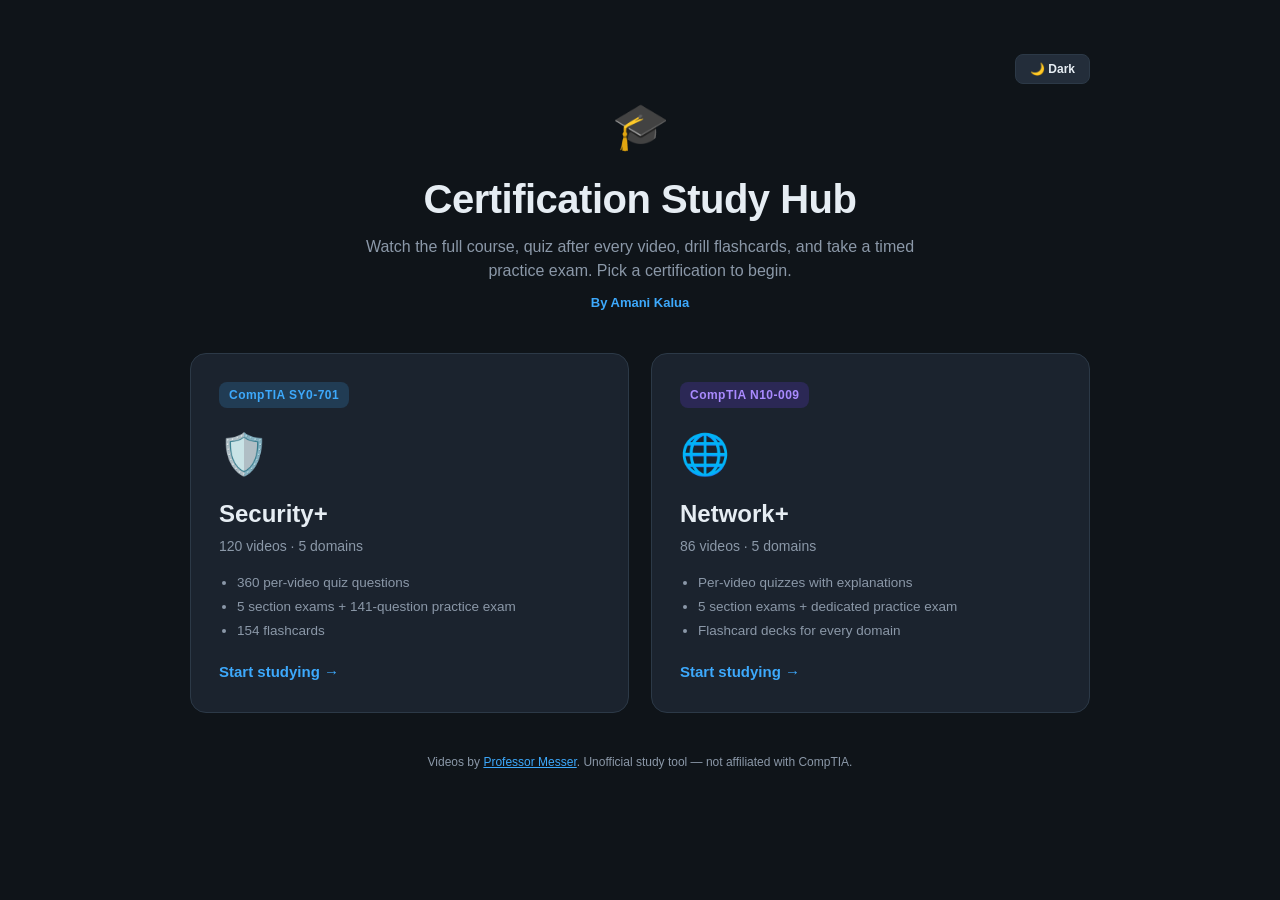
<file: index.html>
<!DOCTYPE html>
<html lang="en">
<head>
<meta charset="UTF-8">
<meta name="viewport" content="width=device-width, initial-scale=1.0">
<title>Certification Study Hub</title>
<link rel="stylesheet" href="style.css">
<style>
  body.landing { display: grid; place-items: start center; padding: 6vh 20px 80px; }
  .hub { width: 100%; max-width: 900px; }
  .hub-top { display: flex; justify-content: flex-end; margin-bottom: 8px; }
  .hub-hero { text-align: center; margin-bottom: 40px; }
  .hub-hero .logo { font-size: 46px; }
  .hub-hero h1 { font-size: 40px; margin: 8px 0 6px; letter-spacing: -0.5px; }
  .hub-hero p { color: var(--muted); font-size: 16px; max-width: 560px; margin: 0 auto 6px; }
  .hub-hero .byline { color: var(--accent); font-weight: 600; font-size: 13px; margin-top: 10px; }
  .cert-grid { display: grid; grid-template-columns: repeat(auto-fit, minmax(320px, 1fr)); gap: 22px; }
  .cert-card {
    display: block; text-decoration: none; color: var(--text);
    background: var(--panel); border: 1px solid var(--border); border-radius: 16px;
    padding: 28px; transition: transform .15s, border-color .15s, box-shadow .15s;
  }
  .cert-card:hover { transform: translateY(-4px); border-color: var(--accent); box-shadow: var(--shadow); }
  .cert-card .badge {
    display: inline-block; font-size: 12px; font-weight: 700; letter-spacing: .04em;
    padding: 4px 10px; border-radius: 8px; margin-bottom: 16px;
  }
  .cert-card.sec .badge { background: rgba(61,169,252,.18); color: var(--accent); }
  .cert-card.net .badge { background: rgba(106,61,240,.20); color: #a98bff; }
  .cert-card .ico { font-size: 40px; }
  .cert-card h2 { margin: 12px 0 4px; font-size: 24px; }
  .cert-card .code { color: var(--muted); font-size: 14px; margin-bottom: 14px; }
  .cert-card ul { margin: 0; padding-left: 18px; color: var(--muted); font-size: 13.5px; line-height: 1.8; }
  .cert-card .go { margin-top: 18px; font-weight: 700; color: var(--accent); }
  .hub-foot { text-align: center; color: var(--muted); font-size: 12px; margin-top: 40px; }
  .theme-btn.inline { width: auto; margin: 0; padding: 7px 14px; }
</style>
</head>
<body class="landing">
<div class="hub">
  <div class="hub-top">
    <button class="theme-btn inline" id="themeBtn">🌙 Dark</button>
  </div>
  <div class="hub-hero">
    <div class="logo">🎓</div>
    <h1>Certification Study Hub</h1>
    <p>Watch the full course, quiz after every video, drill flashcards, and take a timed
       practice exam. Pick a certification to begin.</p>
    <div class="byline">By Amani Kalua</div>
  </div>

  <div class="cert-grid">
    <a class="cert-card sec" href="security-plus/index.html">
      <div class="badge">CompTIA SY0-701</div>
      <div class="ico">🛡️</div>
      <h2>Security+</h2>
      <div class="code">120 videos · 5 domains</div>
      <ul>
        <li>360 per-video quiz questions</li>
        <li>5 section exams + 141-question practice exam</li>
        <li>154 flashcards</li>
      </ul>
      <div class="go">Start studying →</div>
    </a>

    <a class="cert-card net" href="network-plus/index.html">
      <div class="badge">CompTIA N10-009</div>
      <div class="ico">🌐</div>
      <h2>Network+</h2>
      <div class="code">86 videos · 5 domains</div>
      <ul>
        <li>Per-video quizzes with explanations</li>
        <li>5 section exams + dedicated practice exam</li>
        <li>Flashcard decks for every domain</li>
      </ul>
      <div class="go">Start studying →</div>
    </a>
  </div>

  <div class="hub-foot">
    Videos by <a href="https://www.professormesser.com/" target="_blank" rel="noopener">Professor Messer</a>.
    Unofficial study tool — not affiliated with CompTIA.
  </div>
</div>

<script>
  const TKEY = "hub_theme";
  function apply() {
    const light = localStorage.getItem(TKEY) === "light";
    document.body.classList.toggle("light", light);
    document.getElementById("themeBtn").textContent = light ? "☀️ Light" : "🌙 Dark";
  }
  document.getElementById("themeBtn").onclick = () => {
    localStorage.setItem(TKEY, localStorage.getItem(TKEY) === "light" ? "dark" : "light");
    apply();
  };
  apply();
</script>
</body>
</html>
</file>
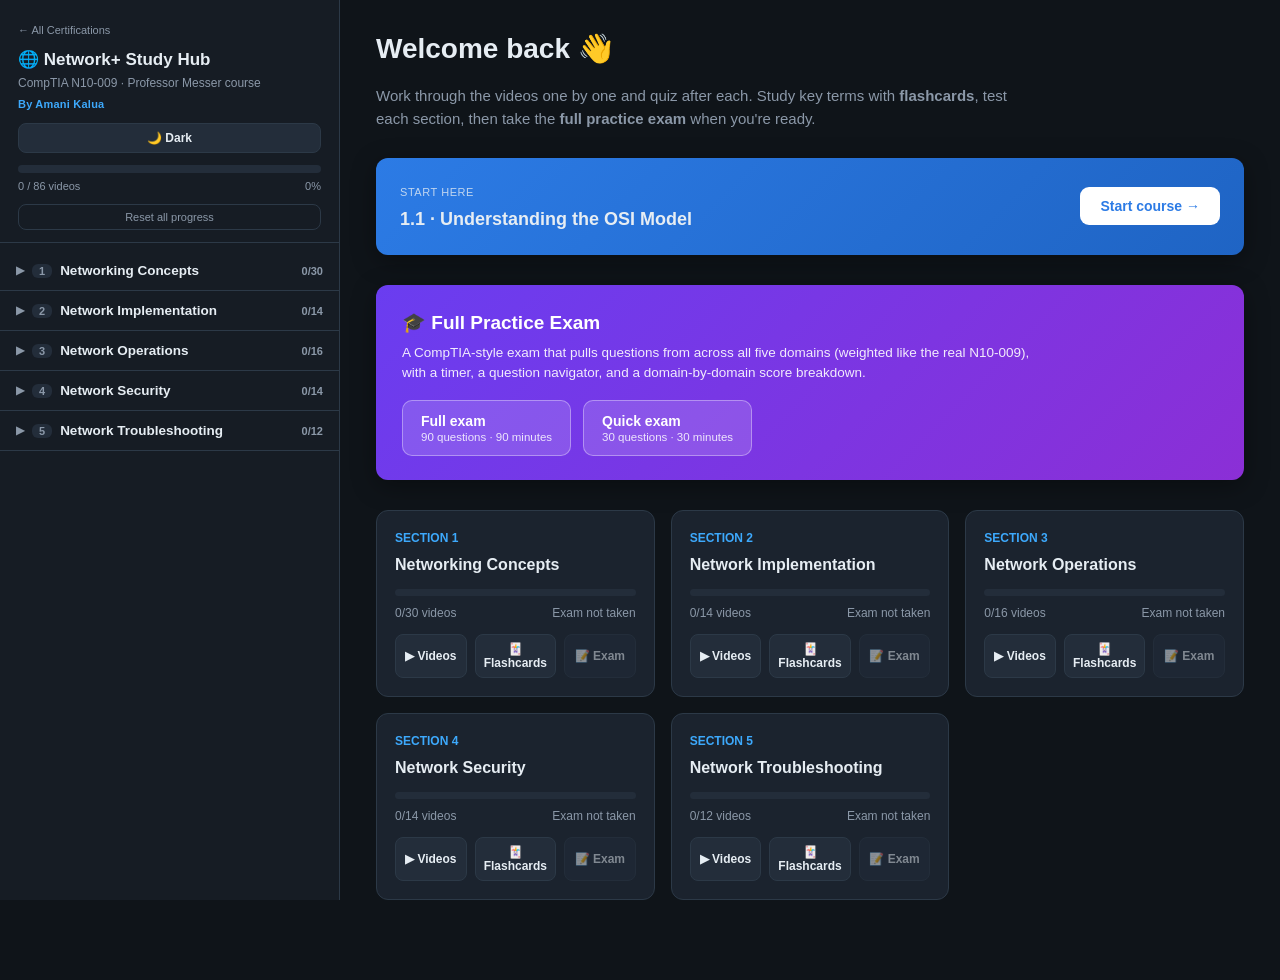
<file: network-plus/index.html>
<!DOCTYPE html>
<html lang="en">
<head>
<meta charset="UTF-8">
<meta name="viewport" content="width=device-width, initial-scale=1.0">
<title>Network+ N10-009 · Certification Study Hub</title>
<link rel="stylesheet" href="../style.css">
</head>
<body>
<button class="menu-btn" id="menuBtn">☰ Menu</button>
<div class="app">
  <aside class="sidebar" id="sidebar">
    <div class="sidebar-header">
      <a class="hub-link" href="../index.html">← All Certifications</a>
      <h1>🌐 Network+ Study Hub</h1>
      <div class="sub">CompTIA N10-009 · Professor Messer course</div>
      <div class="byline">By Amani Kalua</div>
      <button class="theme-btn" id="themeBtn" title="Toggle light/dark mode">🌙 Dark</button>
      <div class="overall">
        <div class="bar"><div class="fill" id="overallFill"></div></div>
        <div class="label"><span id="overallText">0 / 86 videos</span><span id="overallPct">0%</span></div>
      </div>
      <button class="reset-btn" id="resetBtn">Reset all progress</button>
    </div>
    <nav class="nav" id="nav"></nav>
  </aside>
  <main class="main" id="main"></main>
</div>

<script>
window.CERT_META = {
  name: "Network+",
  code: "N10-009",
  playlist: "https://www.youtube.com/playlist?list=PLG49S3nxzAnl_tQe3kvnmeMid0mjF8Le8",
  storeKey: "netplus_n10009_progress_v1",
  domainWeights: { "1": 23, "2": 20, "3": 19, "4": 14, "5": 24 },
  examPass: 80, examScaled: 720,
  homeHref: "../index.html"
};
</script>
<script src="data.js"></script>
<script src="quizzes.js"></script>
<script src="exambank.js"></script>
<script src="flashcards.js"></script>
<script src="../app.js"></script>
</body>
</html>
</file>
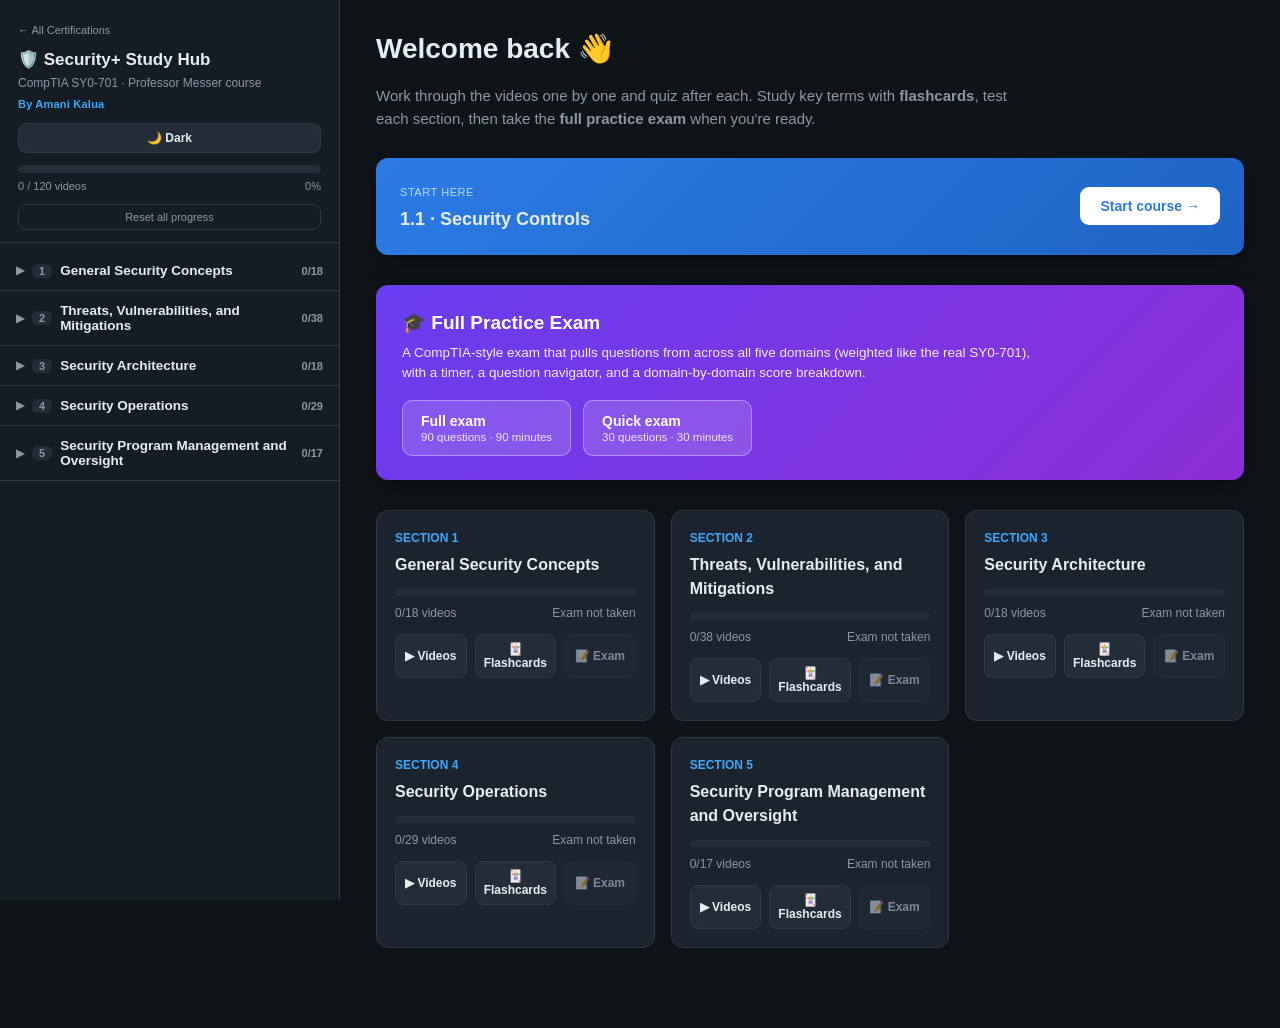
<file: security-plus/index.html>
<!DOCTYPE html>
<html lang="en">
<head>
<meta charset="UTF-8">
<meta name="viewport" content="width=device-width, initial-scale=1.0">
<title>Security+ SY0-701 · Certification Study Hub</title>
<link rel="stylesheet" href="../style.css">
</head>
<body>
<button class="menu-btn" id="menuBtn">☰ Menu</button>
<div class="app">
  <aside class="sidebar" id="sidebar">
    <div class="sidebar-header">
      <a class="hub-link" href="../index.html">← All Certifications</a>
      <h1>🛡️ Security+ Study Hub</h1>
      <div class="sub">CompTIA SY0-701 · Professor Messer course</div>
      <div class="byline">By Amani Kalua</div>
      <button class="theme-btn" id="themeBtn" title="Toggle light/dark mode">🌙 Dark</button>
      <div class="overall">
        <div class="bar"><div class="fill" id="overallFill"></div></div>
        <div class="label"><span id="overallText">0 / 120 videos</span><span id="overallPct">0%</span></div>
      </div>
      <button class="reset-btn" id="resetBtn">Reset all progress</button>
    </div>
    <nav class="nav" id="nav"></nav>
  </aside>
  <main class="main" id="main"></main>
</div>

<script>
window.CERT_META = {
  name: "Security+",
  code: "SY0-701",
  playlist: "https://www.youtube.com/playlist?list=PLG49S3nxzAnl4QDVqK-hOnoqcSKEIDDuv",
  storeKey: "secplus_sy0701_progress_v1",
  domainWeights: { "1": 12, "2": 22, "3": 18, "4": 28, "5": 20 },
  examPass: 83, examScaled: 750,
  homeHref: "../index.html"
};
</script>
<script src="data.js"></script>
<script src="quizzes.js"></script>
<script src="exambank.js"></script>
<script src="flashcards.js"></script>
<script src="../app.js"></script>
</body>
</html>
</file>
<file: style.css>
:root {
  --bg: #0f1419;
  --bg-alt: #161c24;
  --panel: #1b232e;
  --panel-2: #232d3a;
  --border: #2c3947;
  --text: #e6edf3;
  --muted: #8b98a8;
  --accent: #3da9fc;
  --accent-2: #2c7be5;
  --green: #2ec27e;
  --green-bg: #16352a;
  --red: #f06262;
  --red-bg: #3a1d1f;
  --amber: #f5b14c;
  --shadow: 0 6px 24px rgba(0,0,0,.35);
  --radius: 12px;
}

body.light {
  --bg: #f4f6fa;
  --bg-alt: #ffffff;
  --panel: #ffffff;
  --panel-2: #eef1f6;
  --border: #d6dde6;
  --text: #1a2330;
  --muted: #5d6b7d;
  --accent: #1f6fe0;
  --accent-2: #2c7be5;
  --green: #1b9c5d;
  --green-bg: #e3f6ec;
  --red: #d83b3b;
  --red-bg: #fbe7e7;
  --amber: #c8821a;
  --shadow: 0 6px 24px rgba(40,60,90,.12);
}

* { box-sizing: border-box; }
html, body { margin: 0; height: 100%; }
body {
  font-family: -apple-system, BlinkMacSystemFont, "Segoe UI", Roboto, Helvetica, Arial, sans-serif;
  background: var(--bg);
  color: var(--text);
  font-size: 15px;
  line-height: 1.5;
}
a { color: var(--accent); }
button { font-family: inherit; cursor: pointer; }

/* ---------- Layout ---------- */
.app { display: flex; min-height: 100vh; }

.sidebar {
  width: 340px;
  flex-shrink: 0;
  background: var(--bg-alt);
  border-right: 1px solid var(--border);
  height: 100vh;
  overflow-y: auto;
  position: sticky;
  top: 0;
}
.sidebar-header {
  padding: 18px 18px 12px;
  border-bottom: 1px solid var(--border);
  position: sticky; top: 0; background: var(--bg-alt); z-index: 5;
}
.sidebar-header h1 { font-size: 17px; margin: 0 0 2px; }
.sidebar-header .sub { font-size: 12px; color: var(--muted); }
.sidebar-header .byline { font-size: 11px; color: var(--accent); font-weight: 600; margin-top: 4px; letter-spacing: .02em; }
.sidebar-header .hub-link { display: inline-block; font-size: 11px; color: var(--muted); text-decoration: none; margin-bottom: 8px; }
.sidebar-header .hub-link:hover { color: var(--accent); }

.overall { margin-top: 12px; }
.overall .bar { height: 8px; background: var(--panel-2); border-radius: 99px; overflow: hidden; }
.overall .fill { height: 100%; width: 0; background: linear-gradient(90deg, var(--accent-2), var(--accent)); transition: width .4s; }
.overall .label { font-size: 11px; color: var(--muted); margin-top: 5px; display:flex; justify-content:space-between;}

.reset-btn {
  margin-top: 10px; width: 100%; background: transparent; color: var(--muted);
  border: 1px solid var(--border); border-radius: 8px; padding: 6px; font-size: 11px;
}
.reset-btn:hover { color: var(--red); border-color: var(--red); }

.theme-btn {
  margin-top: 10px; width: 100%; background: var(--panel-2); color: var(--text);
  border: 1px solid var(--border); border-radius: 8px; padding: 7px; font-size: 12px; font-weight: 600;
}
.theme-btn:hover { border-color: var(--accent); }

.main {
  flex: 1; min-width: 0; padding: 28px 36px 80px; max-width: 1000px; margin: 0 auto;
}

/* ---------- Sidebar nav ---------- */
.nav { padding: 8px 0 40px; }
.section-group { border-bottom: 1px solid var(--border); }
.section-head {
  display: flex; align-items: center; gap: 8px; width: 100%;
  background: none; border: none; color: var(--text);
  padding: 12px 16px; text-align: left; font-size: 13.5px; font-weight: 600;
}
.section-head:hover { background: var(--panel); }
.section-head .chev { color: var(--muted); transition: transform .2s; font-size: 11px; }
.section-group.open .chev { transform: rotate(90deg); }
.section-head .secnum {
  font-size: 11px; background: var(--panel-2); color: var(--muted);
  border-radius: 6px; padding: 1px 7px; font-weight: 700;
}
.section-head .pct { margin-left: auto; font-size: 11px; color: var(--muted); }
.section-body { display: none; padding-bottom: 6px; }
.section-group.open .section-body { display: block; }

.obj-label {
  font-size: 11px; text-transform: uppercase; letter-spacing: .04em;
  color: var(--muted); padding: 10px 16px 4px 30px; font-weight: 700;
}
.vid-item {
  display: flex; align-items: center; gap: 9px; width: 100%;
  background: none; border: none; color: var(--text);
  padding: 7px 16px 7px 30px; text-align: left; font-size: 13px; line-height: 1.3;
}
.vid-item:hover { background: var(--panel); }
.vid-item.active { background: var(--panel-2); box-shadow: inset 3px 0 0 var(--accent); }
.vid-item .dot {
  width: 18px; height: 18px; flex-shrink: 0; border-radius: 50%;
  border: 2px solid var(--border); display: grid; place-items: center;
  font-size: 11px; color: var(--bg);
}
.vid-item.done .dot { background: var(--green); border-color: var(--green); }
.vid-item.watched:not(.done) .dot { border-color: var(--accent); }
.vid-item .txt { flex: 1; }

.exam-item {
  display: flex; align-items: center; gap: 9px; width: 100%; text-align: left;
  margin: 8px 16px 12px; width: calc(100% - 32px);
  background: var(--panel); border: 1px solid var(--border); color: var(--text);
  padding: 9px 12px; border-radius: 8px; font-size: 12.5px; font-weight: 600;
}
.exam-item:hover:not(.locked) { border-color: var(--accent); }
.exam-item.locked { opacity: .5; cursor: not-allowed; }
.exam-item.passed { border-color: var(--green); }
.exam-item .ico { font-size: 14px; }
.exam-item .st { margin-left: auto; font-size: 11px; color: var(--muted); font-weight: 500; }

/* ---------- Main: video view ---------- */
.crumb { font-size: 12px; color: var(--muted); margin-bottom: 6px; }
.crumb .secnum { background: var(--panel-2); border-radius: 6px; padding: 1px 7px; font-weight: 700; margin-right:6px;}
.view-title { font-size: 24px; margin: 0 0 4px; }
.view-meta { color: var(--muted); font-size: 13px; margin-bottom: 18px; }

.video-wrap {
  position: relative; width: 100%; padding-top: 56.25%;
  background: #000; border-radius: var(--radius); overflow: hidden;
  box-shadow: var(--shadow); border: 1px solid var(--border);
}
.video-wrap iframe { position: absolute; inset: 0; width: 100%; height: 100%; border: 0; }

.action-row { display: flex; gap: 12px; align-items: center; margin: 20px 0; flex-wrap: wrap; }
.btn {
  background: var(--accent-2); color: #fff; border: none; border-radius: 9px;
  padding: 11px 20px; font-size: 14px; font-weight: 600;
}
.btn:hover { background: var(--accent); }
.btn.secondary { background: var(--panel-2); color: var(--text); border: 1px solid var(--border); }
.btn.secondary:hover { border-color: var(--accent); }
.btn.green { background: var(--green); }
.btn:disabled { opacity: .45; cursor: not-allowed; }
.btn-note { font-size: 12.5px; color: var(--muted); }

.callout {
  background: var(--panel); border: 1px solid var(--border); border-left: 4px solid var(--accent);
  border-radius: 10px; padding: 14px 18px; margin: 18px 0; font-size: 13.5px; color: var(--muted);
}

/* ---------- Quiz ---------- */
.quiz-card {
  background: var(--panel); border: 1px solid var(--border);
  border-radius: var(--radius); padding: 26px 28px; box-shadow: var(--shadow);
}
.quiz-progress { font-size: 12px; color: var(--muted); margin-bottom: 4px; display:flex; justify-content:space-between;}
.quiz-bar { height: 6px; background: var(--panel-2); border-radius: 99px; overflow: hidden; margin-bottom: 22px; }
.quiz-bar .fill { height: 100%; background: var(--accent); transition: width .3s; }
.q-text { font-size: 18px; font-weight: 600; margin: 0 0 20px; line-height: 1.4; }

.options { display: flex; flex-direction: column; gap: 11px; }
.option {
  display: flex; gap: 12px; align-items: flex-start;
  background: var(--panel-2); border: 1.5px solid var(--border);
  border-radius: 10px; padding: 13px 16px; font-size: 14px; color: var(--text);
  text-align: left; transition: border-color .15s, background .15s;
}
.option:hover:not(.disabled) { border-color: var(--accent); }
.option .key {
  flex-shrink: 0; width: 24px; height: 24px; border-radius: 6px;
  background: var(--bg); border: 1px solid var(--border); display: grid; place-items: center;
  font-size: 12px; font-weight: 700; color: var(--muted);
}
.option.selected { border-color: var(--accent); }
.option.correct { border-color: var(--green); background: var(--green-bg); }
.option.correct .key { background: var(--green); color: #04130c; border-color: var(--green); }
.option.wrong { border-color: var(--red); background: var(--red-bg); }
.option.wrong .key { background: var(--red); color: #1c0708; border-color: var(--red); }
.option.disabled { cursor: default; }

.explain {
  margin-top: 16px; padding: 13px 16px; border-radius: 9px;
  font-size: 13.5px; background: var(--bg); border: 1px solid var(--border); display: none;
}
.explain.show { display: block; }
.explain b { color: var(--accent); }
.explain.ok b { color: var(--green); }
.explain.no b { color: var(--red); }

.quiz-foot { display: flex; justify-content: space-between; align-items: center; margin-top: 24px; gap: 12px; }

/* ---------- Results ---------- */
.result { text-align: center; padding: 20px 10px; }
.result .ring {
  width: 130px; height: 130px; border-radius: 50%; margin: 0 auto 18px;
  display: grid; place-items: center; font-size: 30px; font-weight: 800;
  background: conic-gradient(var(--c) calc(var(--p)*1%), var(--panel-2) 0);
  position: relative;
}
.result .ring::before { content:""; position:absolute; inset:12px; border-radius:50%; background: var(--panel); }
.result .ring span { position: relative; z-index: 1; }
.result h2 { margin: 4px 0 6px; font-size: 22px; }
.result p { color: var(--muted); margin: 0 0 22px; }
.result .btns { display: flex; gap: 12px; justify-content: center; flex-wrap: wrap; }
.pass-text { color: var(--green); }
.fail-text { color: var(--amber); }

/* ---------- Dashboard ---------- */
.dash-hero { margin-bottom: 28px; }
.dash-hero h1 { font-size: 28px; margin: 0 0 8px; }
.dash-hero p { color: var(--muted); max-width: 640px; }
.continue-card {
  background: linear-gradient(135deg, var(--accent-2), #1f64c4);
  border-radius: var(--radius); padding: 22px 24px; margin: 22px 0 30px;
  display: flex; align-items: center; gap: 18px; box-shadow: var(--shadow);
}
.continue-card .info { flex: 1; }
.continue-card .info small { opacity: .8; text-transform: uppercase; letter-spacing: .05em; font-size: 11px; }
.continue-card .info h3 { margin: 3px 0 0; font-size: 18px; }
.continue-card .btn { background: #fff; color: var(--accent-2); white-space: nowrap; }

.cards { display: grid; grid-template-columns: repeat(auto-fill, minmax(250px,1fr)); gap: 16px; }
.scard {
  background: var(--panel); border: 1px solid var(--border); border-radius: var(--radius);
  padding: 18px; cursor: pointer; transition: border-color .15s, transform .15s;
}
.scard:hover { border-color: var(--accent); transform: translateY(-2px); }
.scard .num { font-size: 12px; font-weight: 700; color: var(--accent); }
.scard h3 { margin: 6px 0 12px; font-size: 16px; }
.scard .bar { height: 7px; background: var(--panel-2); border-radius: 99px; overflow: hidden; }
.scard .fill { height: 100%; background: var(--green); }
.scard .meta { font-size: 12px; color: var(--muted); margin-top: 8px; display:flex; justify-content:space-between;}

/* ---------- Study-mode buttons on section cards ---------- */
.scard .card-actions { display: flex; gap: 8px; margin-top: 12px; }
.mini-btn {
  flex: 1; background: var(--panel-2); color: var(--text); border: 1px solid var(--border);
  border-radius: 8px; padding: 7px 8px; font-size: 12px; font-weight: 600;
}
.mini-btn:hover { border-color: var(--accent); color: var(--accent); }
.mini-btn.locked { opacity: .5; cursor: not-allowed; }

/* ---------- Dashboard section nav buttons ---------- */
.dash-nav { display: flex; gap: 10px; margin: 0 0 24px; flex-wrap: wrap; }

/* ---------- Final exam hero card ---------- */
.exam-hero {
  background: linear-gradient(135deg, #6a3df0, #8b2fd6);
  border-radius: var(--radius); padding: 24px 26px; margin: 8px 0 30px; box-shadow: var(--shadow); color:#fff;
}
.exam-hero h3 { margin: 0 0 6px; font-size: 19px; }
.exam-hero p { margin: 0 0 16px; opacity: .9; font-size: 13.5px; max-width: 640px; }
.exam-hero .opts { display: flex; gap: 12px; flex-wrap: wrap; }
.exam-hero .opt-btn {
  background: rgba(255,255,255,.15); color: #fff; border: 1px solid rgba(255,255,255,.35);
  border-radius: 10px; padding: 12px 18px; font-size: 14px; font-weight: 600; text-align: left;
}
.exam-hero .opt-btn:hover { background: rgba(255,255,255,.28); }
.exam-hero .opt-btn small { display: block; font-weight: 400; opacity: .85; font-size: 11.5px; margin-top: 2px; }

/* ---------- Flashcards ---------- */
.fc-toolbar { display: flex; align-items: center; gap: 10px; margin-bottom: 18px; flex-wrap: wrap; }
.fc-counter { font-size: 13px; color: var(--muted); margin-left: auto; }
.flashcard {
  perspective: 1600px; width: 100%; max-width: 640px; height: 340px; margin: 0 auto 22px; cursor: pointer;
}
.flashcard-inner {
  position: relative; width: 100%; height: 100%; text-align: center;
  transition: transform .5s; transform-style: preserve-3d;
}
.flashcard.flipped .flashcard-inner { transform: rotateY(180deg); }
.fc-face {
  position: absolute; inset: 0; backface-visibility: hidden; -webkit-backface-visibility: hidden;
  display: flex; flex-direction: column; align-items: center; justify-content: center;
  padding: 30px 36px; border-radius: 16px; border: 1px solid var(--border);
  background: var(--panel); box-shadow: var(--shadow);
}
.fc-face .tag { position: absolute; top: 14px; left: 18px; font-size: 11px; color: var(--muted); text-transform: uppercase; letter-spacing: .06em; }
.fc-front .term { font-size: 30px; font-weight: 700; }
.fc-front .hint { position: absolute; bottom: 16px; font-size: 12px; color: var(--muted); }
.fc-back { transform: rotateY(180deg); background: var(--panel-2); }
.fc-back .def { font-size: 17px; line-height: 1.55; }
.fc-controls { display: flex; gap: 12px; justify-content: center; align-items: center; max-width: 640px; margin: 0 auto; }
.fc-controls .round {
  width: 48px; height: 48px; border-radius: 50%; font-size: 20px;
  background: var(--panel-2); border: 1px solid var(--border); color: var(--text);
}
.fc-controls .round:hover { border-color: var(--accent); }
.fc-controls .round:disabled { opacity: .35; cursor: not-allowed; }
.fc-known { display: flex; gap: 12px; justify-content: center; margin-top: 18px; }
.fc-known .btn.green { background: var(--green); }
.fc-known .btn.amber { background: var(--amber); color:#1c1206; }
.fc-progress-bar { height: 6px; background: var(--panel-2); border-radius: 99px; overflow: hidden; max-width: 640px; margin: 0 auto 16px; }
.fc-progress-bar .fill { height: 100%; background: var(--accent); transition: width .3s; }
.fc-done { text-align: center; max-width: 540px; margin: 30px auto; }
.fc-done h2 { font-size: 22px; }

/* ---------- Exam navigator ---------- */
.exam-bar {
  display: flex; align-items: center; gap: 14px; margin-bottom: 18px; flex-wrap: wrap;
  background: var(--panel); border: 1px solid var(--border); border-radius: 10px; padding: 12px 16px;
}
.exam-timer { font-size: 18px; font-weight: 700; font-variant-numeric: tabular-nums; }
.exam-timer.warn { color: var(--red); }
.exam-bar .spacer { flex: 1; }
.navigator { display: grid; grid-template-columns: repeat(auto-fill, minmax(38px, 1fr)); gap: 6px; margin: 18px 0 24px; }
.nav-cell {
  aspect-ratio: 1; border-radius: 6px; border: 1px solid var(--border); background: var(--panel-2);
  color: var(--muted); font-size: 12px; font-weight: 600; display: grid; place-items: center;
}
.nav-cell:hover { border-color: var(--accent); }
.nav-cell.answered { background: var(--accent-2); color: #fff; border-color: var(--accent-2); }
.nav-cell.flagged { box-shadow: inset 0 0 0 2px var(--amber); }
.nav-cell.current { outline: 2px solid var(--accent); outline-offset: 1px; }
.flag-toggle { display: flex; align-items: center; gap: 6px; font-size: 13px; color: var(--muted); background:none; border:none; }
.flag-toggle.on { color: var(--amber); }

/* ---------- Exam results domain breakdown ---------- */
.domain-row { display: flex; align-items: center; gap: 12px; margin: 10px 0; }
.domain-row .dname { width: 230px; font-size: 13px; }
.domain-row .dbar { flex: 1; height: 10px; background: var(--panel-2); border-radius: 99px; overflow: hidden; }
.domain-row .dbar .fill { height: 100%; }
.domain-row .dscore { width: 86px; text-align: right; font-size: 12px; color: var(--muted); font-variant-numeric: tabular-nums; }
.review-q { background: var(--panel); border: 1px solid var(--border); border-radius: 10px; padding: 16px 18px; margin: 12px 0; }
.review-q .rq { font-weight: 600; margin-bottom: 10px; }
.review-q .ra { font-size: 13.5px; margin: 4px 0; }
.review-q .ra.correct { color: var(--green); }
.review-q .ra.wrong { color: var(--red); }
.review-q .rexp { font-size: 13px; color: var(--muted); margin-top: 8px; }

.menu-btn { display: none; }

@media (max-width: 880px) {
  .app { flex-direction: column; }
  .sidebar { position: fixed; left: 0; top: 0; bottom: 0; z-index: 50; transform: translateX(-100%); transition: transform .25s; box-shadow: var(--shadow); }
  .sidebar.show { transform: translateX(0); }
  .main { padding: 18px 16px 80px; }
  .menu-btn { display: inline-flex; position: fixed; top: 12px; right: 12px; z-index: 60;
    background: var(--accent-2); color:#fff; border:none; border-radius:8px; padding:9px 13px; font-size:14px; box-shadow:var(--shadow);}
  .view-title { font-size: 20px; }
}
</file>
